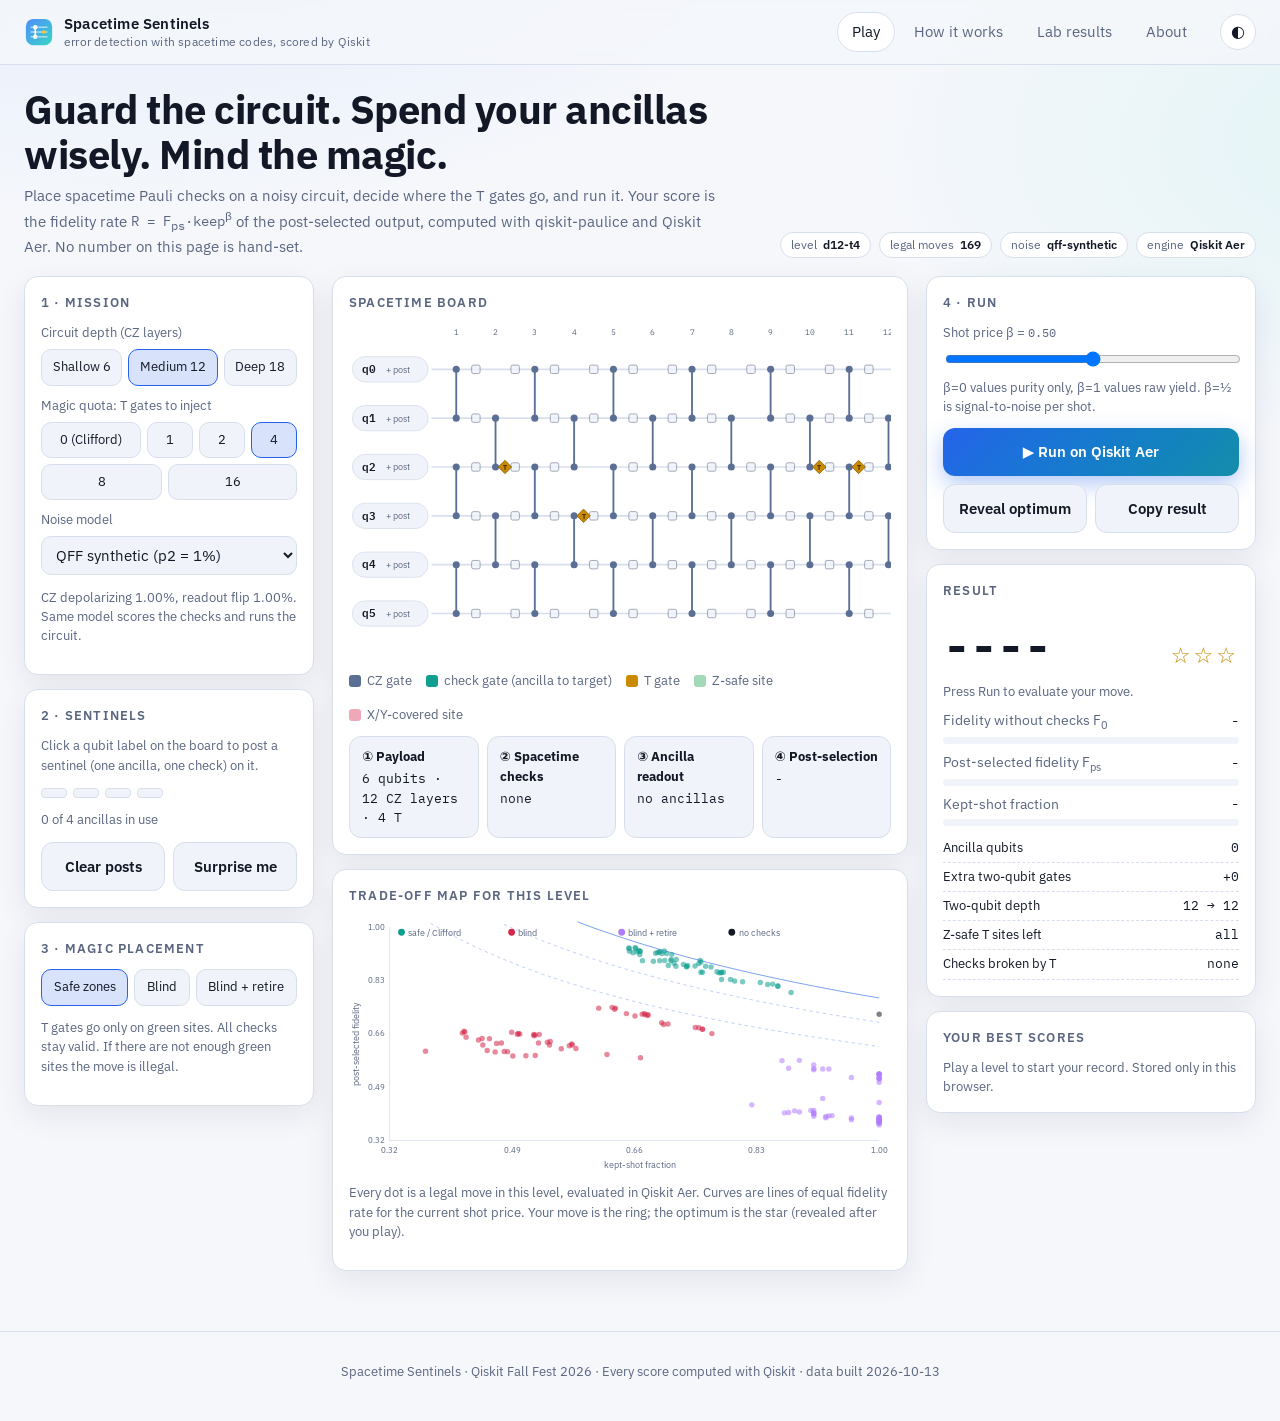
<file: docs/index.html>
<!doctype html>
<html lang="en" data-theme="dark">
<head>
<meta charset="utf-8">
<meta name="viewport" content="width=device-width, initial-scale=1">
<title>Spacetime Sentinels | A game of quantum error detection</title>
<meta name="description" content="Spacetime Sentinels: protect a quantum circuit with spacetime Pauli checks, inject magic T gates, and score on post-selected fidelity and kept shots. Every score is computed with Qiskit, qiskit-paulice and Qiskit Aer.">
<meta property="og:title" content="Spacetime Sentinels">
<meta property="og:description" content="A game of low-overhead error detection with spacetime codes. Every score computed with Qiskit.">
<meta property="og:image" content="assets/og.png">
<link rel="icon" href="assets/favicon.svg" type="image/svg+xml">
<link rel="preconnect" href="https://fonts.googleapis.com">
<link rel="preconnect" href="https://fonts.gstatic.com" crossorigin>
<link href="https://fonts.googleapis.com/css2?family=IBM+Plex+Mono:wght@400;600&family=IBM+Plex+Sans:wght@400;600;700&display=swap" rel="stylesheet">
<link rel="stylesheet" href="assets/style.css">
</head>
<body>
<header class="topbar">
  <div class="brand">
    <svg viewBox="0 0 32 32" aria-hidden="true"><defs><linearGradient id="lg" x1="0" x2="1" y1="0" y2="1"><stop offset="0" stop-color="#4f8cff"/><stop offset="1" stop-color="#38d6c4"/></linearGradient></defs><rect x="2" y="2" width="28" height="28" rx="8" fill="url(#lg)"/><path d="M7 11h18M7 16h18M7 21h18" stroke="#fff" stroke-width="1.6" opacity=".55"/><circle cx="12" cy="11" r="2.4" fill="#fff"/><circle cx="12" cy="21" r="2.4" fill="#fff"/><path d="M12 11v10" stroke="#fff" stroke-width="1.8"/><path d="M21 13.5l2.5 2.5-2.5 2.5-2.5-2.5z" fill="#ffbf3c"/></svg>
    <div>Spacetime Sentinels<small>error detection with spacetime codes, scored by Qiskit</small></div>
  </div>
  <nav class="tabs" role="tablist">
    <button class="tab active" data-view="play">Play</button>
    <button class="tab" data-view="learn">How it works</button>
    <button class="tab" data-view="lab">Lab results</button>
    <button class="tab" data-view="about">About</button>
  </nav>
  <button class="icon-btn" id="theme" title="Toggle light or dark">◐</button>
</header>

<main>
<!-- ============================== PLAY ============================== -->
<section class="view active" id="view-play">
  <div class="hero">
    <div>
      <h1>Guard the circuit. Spend your ancillas wisely. Mind the magic.</h1>
      <p>Place spacetime Pauli checks on a noisy circuit, decide where the T gates go, and run it. Your score is the
      fidelity rate <span class="mono">R = F<sub>ps</sub>&middot;keep<sup>&beta;</sup></span> of the post-selected output, computed
      with qiskit-paulice and Qiskit Aer. No number on this page is hand-set.</p>
    </div>
    <div class="pills" id="statusPills"></div>
  </div>

  <div class="grid-play">
    <!-- left: mission -->
    <div class="stack">
      <div class="card">
        <h3>1 · Mission</h3>
        <label class="field">Circuit depth (CZ layers)</label>
        <div class="seg" id="depthSeg"></div>
        <label class="field">Magic quota: T gates to inject</label>
        <div class="seg" id="tSeg"></div>
        <label class="field">Noise model</label>
        <select id="profileSel"></select>
        <p class="hint" id="profileHint"></p>
      </div>
      <div class="card">
        <h3>2 · Sentinels</h3>
        <p class="hint" style="margin-top:0">Click a qubit label on the board to post a sentinel (one ancilla, one check) on it.</p>
        <div class="budget" id="budget"></div>
        <p class="hint" id="budgetTxt"></p>
        <div class="row2">
          <button class="btn ghost" id="clearBtn">Clear posts</button>
          <button class="btn ghost" id="randBtn">Surprise me</button>
        </div>
      </div>
      <div class="card">
        <h3>3 · Magic placement</h3>
        <div class="seg" id="policySeg">
          <button data-p="safe" class="on" title="T gates only where every check acts as I or Z">Safe zones</button>
          <button data-p="blind" title="T gates on fixed random sites, ignoring the checks">Blind</button>
          <button data-p="blind-retire" title="Blind placement, then stop listening to broken checks">Blind + retire</button>
        </div>
        <p class="hint" id="policyHint"></p>
      </div>
    </div>

    <!-- centre: board -->
    <div class="board-col stack">
      <div class="card">
        <h3>Spacetime board</h3>
        <div class="board-wrap"><svg id="board" role="img" aria-label="Spacetime diagram of the payload circuit"></svg></div>
        <div class="board-legend">
          <span class="lg"><i class="sw" style="background:var(--cz)"></i>CZ gate</span>
          <span class="lg"><i class="sw" style="background:var(--accent-2)"></i>check gate (ancilla to target)</span>
          <span class="lg"><i class="sw" style="background:var(--magic)"></i>T gate</span>
          <span class="lg"><i class="sw" style="background:color-mix(in srgb,var(--good) 40%,transparent)"></i>Z-safe site</span>
          <span class="lg"><i class="sw" style="background:color-mix(in srgb,var(--danger) 40%,transparent)"></i>X/Y-covered site</span>
        </div>
        <div class="pipeline" id="pipeline">
          <div class="stage" data-s="0"><b>① Payload</b><span class="v" id="pl0">-</span></div>
          <div class="stage" data-s="1"><b>② Spacetime checks</b><span class="v" id="pl1">-</span></div>
          <div class="stage" data-s="2"><b>③ Ancilla readout</b><span class="v" id="pl2">-</span></div>
          <div class="stage" data-s="3"><b>④ Post-selection</b><span class="v" id="pl3">-</span></div>
        </div>
      </div>
      <div class="card">
        <h3>Trade-off map for this level</h3>
        <svg id="pareto" viewBox="0 0 640 300" role="img" aria-label="Post-selected fidelity versus kept fraction for every legal move"></svg>
        <p class="hint">Every dot is a legal move in this level, evaluated in Qiskit Aer. Curves are lines of equal fidelity rate for the current shot price.
        Your move is the ring; the optimum is the star (revealed after you play).</p>
      </div>
    </div>

    <!-- right: run + results -->
    <div class="stack">
      <div class="card">
        <h3>4 · Run</h3>
        <label class="field">Shot price &beta; = <span class="mono" id="betaVal">0.50</span></label>
        <input type="range" id="beta" min="0" max="1" step="0.05" value="0.5">
        <p class="hint" style="margin:4px 0 12px">&beta;=0 values purity only, &beta;=1 values raw yield. &beta;=&frac12; is signal-to-noise per shot.</p>
        <button class="btn" id="runBtn">▶ Run on Qiskit Aer</button>
        <div class="row2">
          <button class="btn ghost" id="bestBtn">Reveal optimum</button>
          <button class="btn ghost" id="shareBtn">Copy result</button>
        </div>
      </div>
      <div class="card" id="resultCard">
        <h3>Result</h3>
        <div class="score"><div class="big" id="scoreBig">----</div><div class="stars" id="stars">☆☆☆</div></div>
        <div class="hint" id="scoreSub">Press Run to evaluate your move.</div>
        <div class="metric"><span class="k">Fidelity without checks F<sub>0</sub></span><span class="v" id="mF0">-</span><div class="bar b"><i id="bF0"></i></div></div>
        <div class="metric"><span class="k">Post-selected fidelity F<sub>ps</sub></span><span class="v" id="mF">-</span><div class="bar f"><i id="bF"></i></div></div>
        <div class="metric"><span class="k">Kept-shot fraction</span><span class="v" id="mK">-</span><div class="bar k"><i id="bK"></i></div></div>
        <table class="cost">
          <tr><td>Ancilla qubits</td><td id="cA">-</td></tr>
          <tr><td>Extra two-qubit gates</td><td id="c2">-</td></tr>
          <tr><td>Two-qubit depth</td><td id="cD">-</td></tr>
          <tr><td>Z-safe T sites left</td><td id="cS">-</td></tr>
          <tr><td>Checks broken by T</td><td id="cB">-</td></tr>
        </table>
        <p class="verdict" id="verdict" style="display:none"></p>
      </div>
      <div class="card">
        <h3>Your best scores</h3>
        <div id="bestScores" class="hint">Play a level to start your record. Stored only in this browser.</div>
      </div>
    </div>
  </div>
</section>

<!-- ============================== LEARN ============================== -->
<section class="view" id="view-learn">
  <div class="prose">
    <h2>How the game maps onto the physics</h2>
    <p>Spacetime Sentinels is built around one technique: low-overhead error detection with spacetime codes
    (Martiel and Javadi-Abhari, 2025), implemented by the <code>qiskit-paulice</code> add-on. The board is the spacetime diagram of a
    six-qubit brickwork Clifford circuit. Rows are qubits, columns are layers of CZ gates.</p>

    <div class="cards3">
      <div class="card"><span class="tag here">this game</span><h4>Error detection</h4><p class="hint">Ancilla checks flag the errors they can see and those shots are thrown away. Errors the checks cannot see pass through. Nothing is repaired. You pay in discarded shots.</p></div>
      <div class="card"><span class="tag">not this game</span><h4>Error mitigation</h4><p class="hint">The noisy hardware is left alone. The <em>estimate</em> of an observable is corrected afterwards (ZNE, PEC, twirling, readout correction) at the cost of extra circuits and shots.</p></div>
      <div class="card"><span class="tag">not this game</span><h4>Error correction</h4><p class="hint">One logical qubit lives in many physical qubits. Stabilizers are measured again and again and a decoder infers and undoes errors while the computation runs.</p></div>
    </div>

    <h3>Rule to physics</h3>
    <table class="map">
      <tr><th>Game rule</th><th>Physics it stands for</th><th>Where it is computed</th></tr>
      <tr><td>Post a sentinel on a qubit row (max 4)</td><td>One ancilla qubit coupled to one target data qubit. The check is a sequence of controlled-Pauli (X, Y or Z) gates from the ancilla onto that target at several times.</td><td><code>qiskit_paulice.add_pauli_checks</code> (cost <code>gamma</code>, method <code>windowed</code>)</td></tr>
      <tr><td>Teal dots on a row</td><td>The time steps at which that check touches its target. A spacetime check is spread in time instead of measuring one heavy operator at one instant.</td><td>Read from the checked circuit</td></tr>
      <tr><td>Ancilla budget</td><td>Qubit overhead. Every extra check adds entangling gates and therefore its own noise.</td><td>Cost columns in every record</td></tr>
      <tr><td>Green and red sites</td><td>Green: every check acts as I or Z there, so a Z error is invisible and a T gate commutes with all checks. Red: some check acts as X or Y there.</td><td><code>CheckedCircuit.uncovered_paulis</code></td></tr>
      <tr><td>Magic quota (T gates)</td><td>Non-Clifford resource. <code>add_pauli_checks</code> only takes Clifford circuits, so T gates are injected after the checks are found.</td><td>T inserted into the checked circuit</td></tr>
      <tr><td>Safe-zone placement</td><td>T only on green sites. Every check stays valid (verified: it never fires on the ideal circuit).</td><td>Noiseless statevector of the checked circuit</td></tr>
      <tr><td>Blind placement</td><td>T on fixed random sites. A T on a red site turns a check into a random coin: it fires on perfect shots.</td><td>Same</td></tr>
      <tr><td>Retire broken checks</td><td>Stop post-selecting on a broken check. Its gates stay, so it still disturbs the state.</td><td>Same</td></tr>
      <tr><td>Run</td><td>Payload, checks, ancilla readout, post-selection, under the announced noise model.</td><td>Qiskit Aer density-matrix simulation, exact</td></tr>
      <tr><td>Score</td><td>Fidelity rate R = F<sub>ps</sub>&middot;keep<sup>&beta;</sup> with the ideal state as reference. Post-selected fidelity is never shown without its kept fraction.</td><td><code>sentinels.scoring</code></td></tr>
    </table>

    <h3>How a score is computed</h3>
    <ol>
      <li><b>Payload.</b> A brickwork Clifford circuit on 6 qubits with 6, 12 or 18 CZ layers (same family as the IBM tutorial), optionally doped with 1 to 16 T gates.</li>
      <li><b>Reference.</b> Stabilizer simulation for the Clifford payload, statevector simulation for T-doped payloads.</li>
      <li><b>Checks.</b> qiskit-paulice finds one check per chosen target qubit.</li>
      <li><b>Noise.</b> Two-qubit depolarizing noise after every CZ (payload and checks) and a readout bit flip on every qubit, the same model used to pick the checks. T gates are noiseless, as virtual RZ gates are on IBM hardware.</li>
      <li><b>Readout and post-selection.</b> Each syndrome bit is the parity of the ancilla and some output bits. Shots with any non-zero syndrome are discarded.</li>
      <li><b>Numbers.</b> F<sub>ps</sub> is the fidelity between the ideal state and the post-selected state; keep is the probability that a shot survives. Both are exact (density matrix), and were cross-checked against 50,000-shot runs of the Aer <code>SamplerV2</code> primitive.</li>
    </ol>

    <h3>What the game is trying to teach</h3>
    <ul>
      <li><b>Checks are not free.</b> On shallow circuits the noise added by the checks costs about as much as they catch: most moves score below posting no sentinel at all, and the best one beats it by only a couple of percent.</li>
      <li><b>T gates are free on the hardware but not for the code.</b> They add no noise, yet each one placed on an X/Y-covered wire breaks a check. A broken check is worse than no check: it throws away good shots, and even when ignored it still disturbs the state.</li>
      <li><b>Protection and magic compete for the same spacetime.</b> Every check you add removes Z-safe sites. With too many checks there is nowhere left to put the T gates.</li>
    </ul>

    <h3>A very short history</h3>
    <div class="timeline">
      <div><b>1994</b> Shor's factoring algorithm. Qubits are fragile.</div>
      <div><b>1995</b> Shor's 9-qubit code corrects one X and one Z error.</div>
      <div><b>1996</b> CSS codes and then stabilizer codes generalise the idea.</div>
      <div><b>1997 onward</b> Kitaev's topological codes lead to the surface code: nearest-neighbour checks on a 2D grid.</div>
      <div><b>2024</b> qLDPC codes such as the [[144,12,12]] bivariate bicycle code cut the qubit overhead with longer-range checks.</div>
      <div><b>2025 to 2026</b> Spacetime codes bring stabilizer-style detection to Clifford circuits on today's hardware.</div>
    </div>

    <h3>Honest limitations</h3>
    <ul>
      <li>Six data qubits and at most four checks, so that every move can be simulated exactly. Trends were checked over five random payloads, but larger circuits may behave differently.</li>
      <li>The noise is uniform and Pauli, and idling noise is ignored, as in the current qiskit-paulice check picker.</li>
      <li>The web page plays back results that were computed in advance with Qiskit for every legal move. The same moves can be computed live with <code>sentinels play</code>.</li>
      <li>Fidelity here is a state fidelity of the post-selected data register. The XOR of output bits into each syndrome is done coherently in simulation; it is classical post-processing in an experiment and gives identical measurement statistics.</li>
    </ul>
  </div>
</section>

<!-- ============================== LAB ============================== -->
<section class="view" id="view-lab">
  <div class="prose">
    <h2>Lab results</h2>
    <p>All plots are produced by the scripts in <code>experiments/</code> of the repository, averaged over five random payloads unless stated. Full numbers are in <code>results/data</code>.</p>
    <div class="kpis" id="kpis"></div>
  </div>
  <div class="figs" id="figs"></div>
</section>

<!-- ============================== ABOUT ============================== -->
<section class="view" id="view-about">
  <div class="prose">
    <h2>About</h2>
    <p>Spacetime Sentinels was built for the Advanced track of the Qiskit Fall Fest 2026 hackathon at IIT Jodhpur, on the prompt
    <em>Gamifying Error Detection, Mitigation and Correction</em> (error-detection track) written by Wenyu Sun and provided by IBM Quantum.</p>
    <p><b>Team.</b> Sumit Tapas Chongder and Aditya Kumar (equal contribution), Department of Computer Science &amp; Engineering and Department of Physics, Indian Institute of Technology Jodhpur.</p>
    <p><b>Links.</b> <a id="repoLink" href="#">Source code</a> · <a id="reportLink" href="#">Report (PDF)</a> · <a id="videoLink" href="#">Video walkthrough</a></p>
    <p><b>Built on.</b> Qiskit, Qiskit Aer, qiskit-paulice and qiskit-ibm-runtime (fake backends only). Method: S. Martiel and A. Javadi-Abhari, <em>Low-overhead error detection with spacetime codes</em>, arXiv:2504.15725, and S. Martiel et al., <em>Sampling hard circuits with verifiably high fidelity</em>, arXiv:2607.25941. Game idea inspired by D. Litinski, <em>A Game of Surface Codes</em>, Quantum 3, 128 (2019).</p>
    <p><b>AI use.</b> AI assistants were used while writing code and text, as disclosed in the report. All physics choices and results were checked by the authors.</p>
    <p class="hint">Licence: Apache 2.0.</p>
  </div>
</section>
</main>

<footer>Spacetime Sentinels · Qiskit Fall Fest 2026 · Every score computed with Qiskit · <span id="buildInfo"></span></footer>
<div class="toast" id="toast"></div>
<script src="assets/app.js"></script>
</body>
</html>
</file>
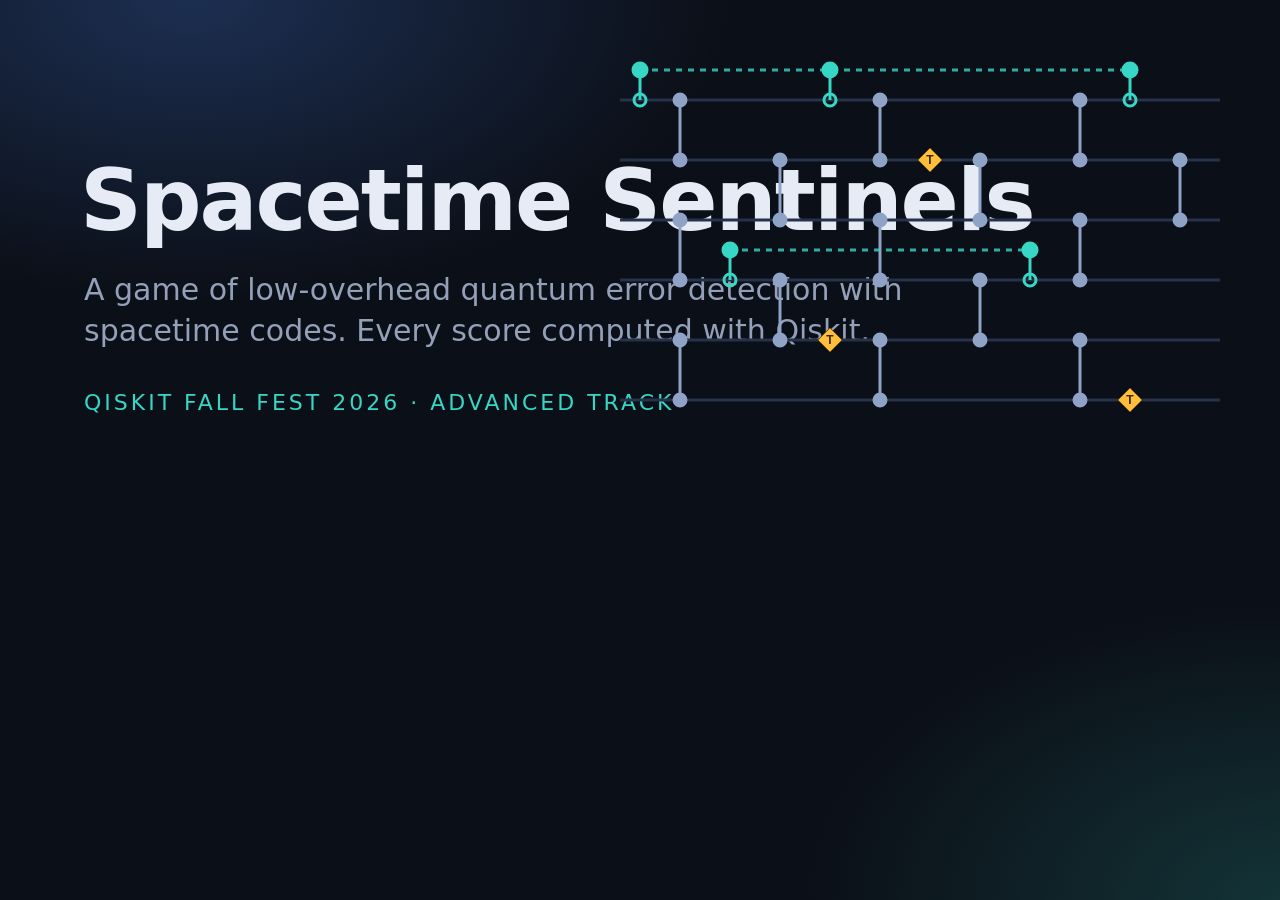
<file: scripts/banner.html>
<!doctype html><html><head><meta charset="utf-8"><style>
body{margin:0;width:1600px;height:520px;background:#0b0f17;font-family:"IBM Plex Sans",system-ui,sans-serif;overflow:hidden}
.bg{position:absolute;inset:0;background:radial-gradient(900px 500px at 15% 0%,rgba(79,140,255,.25),transparent 60%),radial-gradient(800px 500px at 100% 100%,rgba(56,214,196,.18),transparent 60%)}
h1{position:absolute;left:80px;top:150px;margin:0;color:#e6ebf5;font-size:86px;letter-spacing:-2px;font-weight:700}
p{position:absolute;left:84px;top:270px;margin:0;color:#93a0b8;font-size:30px;max-width:820px;line-height:1.35}
.tag{position:absolute;left:84px;top:390px;color:#38d6c4;font-size:22px;letter-spacing:3px;text-transform:uppercase}
svg{position:absolute;right:40px;top:40px}
</style></head><body><div class="bg"></div>
<h1>Spacetime Sentinels</h1>
<p>A game of low-overhead quantum error detection with spacetime codes. Every score computed with Qiskit.</p>
<div class="tag">Qiskit Fall Fest 2026 · Advanced track</div>
<svg width="640" height="440" viewBox="0 0 640 440">
<g stroke="#26324a" stroke-width="3">
<line x1="20" x2="620" y1="60" y2="60"/><line x1="20" x2="620" y1="120" y2="120"/><line x1="20" x2="620" y1="180" y2="180"/>
<line x1="20" x2="620" y1="240" y2="240"/><line x1="20" x2="620" y1="300" y2="300"/><line x1="20" x2="620" y1="360" y2="360"/></g>
<g stroke="#8fa3c7" stroke-width="3" fill="#8fa3c7">
<line x1="80" x2="80" y1="60" y2="120"/><circle cx="80" cy="60" r="6"/><circle cx="80" cy="120" r="6"/>
<line x1="80" x2="80" y1="180" y2="240"/><circle cx="80" cy="180" r="6"/><circle cx="80" cy="240" r="6"/>
<line x1="80" x2="80" y1="300" y2="360"/><circle cx="80" cy="300" r="6"/><circle cx="80" cy="360" r="6"/>
<line x1="180" x2="180" y1="120" y2="180"/><circle cx="180" cy="120" r="6"/><circle cx="180" cy="180" r="6"/>
<line x1="180" x2="180" y1="240" y2="300"/><circle cx="180" cy="240" r="6"/><circle cx="180" cy="300" r="6"/>
<line x1="280" x2="280" y1="60" y2="120"/><circle cx="280" cy="60" r="6"/><circle cx="280" cy="120" r="6"/>
<line x1="280" x2="280" y1="180" y2="240"/><circle cx="280" cy="180" r="6"/><circle cx="280" cy="240" r="6"/>
<line x1="280" x2="280" y1="300" y2="360"/><circle cx="280" cy="300" r="6"/><circle cx="280" cy="360" r="6"/>
<line x1="380" x2="380" y1="120" y2="180"/><circle cx="380" cy="120" r="6"/><circle cx="380" cy="180" r="6"/>
<line x1="380" x2="380" y1="240" y2="300"/><circle cx="380" cy="240" r="6"/><circle cx="380" cy="300" r="6"/>
<line x1="480" x2="480" y1="60" y2="120"/><circle cx="480" cy="60" r="6"/><circle cx="480" cy="120" r="6"/>
<line x1="480" x2="480" y1="180" y2="240"/><circle cx="480" cy="180" r="6"/><circle cx="480" cy="240" r="6"/>
<line x1="480" x2="480" y1="300" y2="360"/><circle cx="480" cy="300" r="6"/><circle cx="480" cy="360" r="6"/>
<line x1="580" x2="580" y1="120" y2="180"/><circle cx="580" cy="120" r="6"/><circle cx="580" cy="180" r="6"/></g>
<g stroke="#38d6c4" stroke-width="3" fill="#38d6c4">
<path d="M40 30 H530" stroke-dasharray="6 6" fill="none" opacity=".8"/>
<line x1="40" x2="40" y1="30" y2="60"/><circle cx="40" cy="30" r="7"/><circle cx="40" cy="60" r="6" fill="none"/>
<line x1="230" x2="230" y1="30" y2="60"/><circle cx="230" cy="30" r="7"/><circle cx="230" cy="60" r="6" fill="none"/>
<line x1="530" x2="530" y1="30" y2="60"/><circle cx="530" cy="30" r="7"/><circle cx="530" cy="60" r="6" fill="none"/>
<path d="M130 210 H430" stroke-dasharray="6 6" fill="none" opacity=".8"/>
<line x1="130" x2="130" y1="210" y2="240"/><circle cx="130" cy="210" r="7"/><circle cx="130" cy="240" r="6" fill="none"/>
<line x1="430" x2="430" y1="210" y2="240"/><circle cx="430" cy="210" r="7"/><circle cx="430" cy="240" r="6" fill="none"/></g>
<g fill="#ffbf3c" stroke="#7a5200"><path d="M330 108 l12 12 -12 12 -12 -12z"/><path d="M230 288 l12 12 -12 12 -12 -12z"/><path d="M530 348 l12 12 -12 12 -12 -12z"/></g>
<g fill="#3b2700" font-size="12" font-weight="700" text-anchor="middle" font-family="sans-serif"><text x="330" y="124">T</text><text x="230" y="304">T</text><text x="530" y="364">T</text></g>
</svg></body></html>
</file>
<file: docs/assets/style.css>
/* Spacetime Sentinels: web game styles. No build step, no framework. */
:root {
  --bg: #0b0f17;
  --bg-2: #111827;
  --panel: #141b2b;
  --panel-2: #1a2336;
  --line: #26324a;
  --text: #e6ebf5;
  --muted: #93a0b8;
  --accent: #4f8cff;
  --accent-2: #38d6c4;
  --magic: #ffbf3c;
  --danger: #ff5c7a;
  --good: #3ddc84;
  --cz: #8fa3c7;
  --shadow: 0 10px 30px rgba(0, 0, 0, 0.35);
  --radius: 14px;
  --mono: "IBM Plex Mono", ui-monospace, SFMono-Regular, Menlo, monospace;
  --sans: "IBM Plex Sans", system-ui, -apple-system, Segoe UI, Roboto, sans-serif;
}
:root[data-theme="light"] {
  --bg: #f5f7fb;
  --bg-2: #ffffff;
  --panel: #ffffff;
  --panel-2: #f0f3f9;
  --line: #d8dfec;
  --text: #121826;
  --muted: #5a6680;
  --accent: #2563eb;
  --accent-2: #0f9f8f;
  --magic: #c98a00;
  --danger: #d6264b;
  --good: #16a34a;
  --cz: #5b6f95;
  --shadow: 0 10px 30px rgba(20, 30, 60, 0.08);
}
* { box-sizing: border-box; }
html, body { margin: 0; padding: 0; }
body {
  background: radial-gradient(1200px 600px at 10% -10%, rgba(79,140,255,.12), transparent 60%),
              radial-gradient(900px 500px at 110% 10%, rgba(56,214,196,.10), transparent 60%),
              var(--bg);
  color: var(--text);
  font-family: var(--sans);
  font-size: 15px;
  line-height: 1.55;
  min-height: 100vh;
}
a { color: var(--accent); text-decoration: none; }
a:hover { text-decoration: underline; }
code, .mono { font-family: var(--mono); font-size: .92em; }

/* ---------- header ---------- */
.topbar {
  position: sticky; top: 0; z-index: 20;
  display: flex; align-items: center; gap: 18px;
  padding: 12px 24px;
  background: color-mix(in srgb, var(--bg) 82%, transparent);
  backdrop-filter: blur(10px);
  border-bottom: 1px solid var(--line);
}
.brand { display: flex; align-items: center; gap: 10px; font-weight: 600; letter-spacing: .2px; }
.brand svg { width: 30px; height: 30px; }
.brand small { display: block; font-weight: 400; color: var(--muted); font-size: 12px; margin-top: -2px; }
.tabs { display: flex; gap: 4px; margin-left: auto; flex-wrap: wrap; }
.tab {
  border: 1px solid transparent; background: transparent; color: var(--muted);
  padding: 7px 14px; border-radius: 999px; cursor: pointer; font: inherit;
}
.tab:hover { color: var(--text); background: var(--panel-2); }
.tab.active { color: var(--text); background: var(--panel); border-color: var(--line); }
.icon-btn {
  border: 1px solid var(--line); background: var(--panel); color: var(--text);
  border-radius: 999px; width: 36px; height: 36px; cursor: pointer; font-size: 16px;
}

/* ---------- layout ---------- */
main { max-width: 1380px; margin: 0 auto; padding: 22px 24px 60px; }
.view { display: none; }
.view.active { display: block; animation: fade .25s ease; }
@keyframes fade { from { opacity: 0; transform: translateY(4px); } to { opacity: 1; transform: none; } }

.hero { display: grid; grid-template-columns: 1.4fr 1fr; gap: 24px; align-items: end; margin-bottom: 18px; }
.hero h1 { font-size: clamp(26px, 3.2vw, 40px); line-height: 1.12; margin: 0 0 8px; letter-spacing: -.5px; }
.hero p { color: var(--muted); margin: 0; max-width: 760px; }
.pill {
  display: inline-flex; align-items: center; gap: 6px;
  font-size: 12px; color: var(--muted); border: 1px solid var(--line);
  border-radius: 999px; padding: 3px 10px; background: var(--panel);
}
.pill b { color: var(--text); font-weight: 600; }
.pills { display: flex; flex-wrap: wrap; gap: 8px; justify-content: flex-end; }

.grid-play { display: grid; grid-template-columns: 290px minmax(0, 1fr) 330px; gap: 18px; }
.card {
  background: var(--panel); border: 1px solid var(--line); border-radius: var(--radius);
  box-shadow: var(--shadow); padding: 16px 16px;
}
.card h3 { margin: 0 0 10px; font-size: 13px; text-transform: uppercase; letter-spacing: 1.2px; color: var(--muted); font-weight: 600; }
.card + .card { margin-top: 14px; }
.stack > * + * { margin-top: 14px; }

label.field { display: block; font-size: 13px; color: var(--muted); margin: 10px 0 6px; }
.seg { display: flex; flex-wrap: wrap; gap: 6px; }
.seg button {
  flex: 1 1 auto; min-width: 42px; padding: 7px 10px; border-radius: 10px;
  border: 1px solid var(--line); background: var(--panel-2); color: var(--text);
  cursor: pointer; font: inherit; font-size: 13px;
}
.seg button.on { border-color: var(--accent); background: color-mix(in srgb, var(--accent) 18%, var(--panel)); }
.seg button:disabled { opacity: .45; cursor: not-allowed; }
select, input[type="range"] { width: 100%; }
select {
  background: var(--panel-2); color: var(--text); border: 1px solid var(--line);
  border-radius: 10px; padding: 8px 10px; font: inherit;
}
.budget { display: flex; gap: 6px; margin-top: 4px; }
.budget span { width: 26px; height: 10px; border-radius: 4px; background: var(--panel-2); border: 1px solid var(--line); }
.budget span.used { background: var(--accent-2); border-color: var(--accent-2); }
.hint { font-size: 12.5px; color: var(--muted); }
.warn { color: var(--danger); font-size: 13px; }

.btn {
  display: inline-flex; align-items: center; justify-content: center; gap: 8px;
  width: 100%; padding: 12px 14px; border: 0; border-radius: 12px; cursor: pointer;
  font: inherit; font-weight: 600; color: #fff;
  background: linear-gradient(135deg, var(--accent), color-mix(in srgb, var(--accent-2) 70%, var(--accent)));
  box-shadow: 0 8px 22px color-mix(in srgb, var(--accent) 35%, transparent);
}
.btn:hover { filter: brightness(1.07); }
.btn:disabled { opacity: .5; cursor: not-allowed; }
.btn.ghost { background: var(--panel-2); color: var(--text); box-shadow: none; border: 1px solid var(--line); }
.row2 { display: grid; grid-template-columns: 1fr 1fr; gap: 8px; margin-top: 8px; }

/* ---------- board ---------- */
.board-wrap { position: relative; overflow-x: auto; }
#board { width: 100%; min-width: 640px; height: auto; display: block; }
.board-legend { display: flex; flex-wrap: wrap; gap: 14px; font-size: 12.5px; color: var(--muted); margin-top: 8px; }
.lg { display: inline-flex; align-items: center; gap: 6px; }
.sw { width: 12px; height: 12px; border-radius: 3px; display: inline-block; }

.pipeline { display: grid; grid-template-columns: repeat(4, 1fr); gap: 8px; margin-top: 12px; }
.stage {
  border: 1px solid var(--line); border-radius: 12px; padding: 10px 12px; background: var(--panel-2);
  font-size: 12.5px; color: var(--muted); position: relative;
}
.stage b { display: block; color: var(--text); font-size: 13px; margin-bottom: 2px; }
.stage .v { font-family: var(--mono); color: var(--text); }
.stage.lit { border-color: var(--accent-2); box-shadow: inset 0 0 0 1px var(--accent-2); }

/* ---------- results ---------- */
.score { display: flex; align-items: baseline; justify-content: space-between; }
.score .big { font-size: 46px; font-weight: 700; letter-spacing: -1px; font-family: var(--mono); }
.stars { font-size: 22px; letter-spacing: 3px; color: var(--magic); }
.metric { display: grid; grid-template-columns: 1fr auto; gap: 4px 10px; align-items: center; margin: 8px 0; font-size: 13.5px; }
.metric .k { color: var(--muted); }
.metric .v { font-family: var(--mono); }
.bar { grid-column: 1 / -1; height: 7px; background: var(--panel-2); border-radius: 99px; overflow: hidden; }
.bar > i { display: block; height: 100%; width: 0; border-radius: 99px; transition: width .7s cubic-bezier(.2,.8,.2,1); }
.bar.f > i { background: linear-gradient(90deg, var(--accent), var(--accent-2)); }
.bar.k > i { background: linear-gradient(90deg, var(--magic), #ff8a3c); }
.bar.b > i { background: var(--muted); }
table.cost { width: 100%; border-collapse: collapse; font-size: 13px; }
table.cost td { padding: 4px 0; border-bottom: 1px dashed var(--line); }
table.cost td:last-child { text-align: right; font-family: var(--mono); }
.verdict { font-size: 13.5px; padding: 10px 12px; border-radius: 10px; background: var(--panel-2); border-left: 3px solid var(--accent-2); }
.verdict.bad { border-left-color: var(--danger); }
#pareto { width: 100%; height: auto; display: block; }

/* ---------- content pages ---------- */
.prose { max-width: 980px; }
.prose h2 { font-size: 26px; margin: 8px 0 8px; letter-spacing: -.3px; }
.prose h3 { font-size: 18px; margin: 26px 0 6px; }
.prose p, .prose li { color: color-mix(in srgb, var(--text) 88%, var(--muted)); }
.cards3 { display: grid; grid-template-columns: repeat(3, 1fr); gap: 14px; margin: 14px 0; }
.cards3 .card h4 { margin: 0 0 6px; font-size: 16px; }
.tag { font-size: 11px; text-transform: uppercase; letter-spacing: 1px; padding: 2px 8px; border-radius: 99px; border: 1px solid var(--line); color: var(--muted); }
.tag.here { color: #fff; background: var(--accent); border-color: var(--accent); }
table.map { width: 100%; border-collapse: collapse; font-size: 14px; margin: 10px 0 18px; }
table.map th, table.map td { text-align: left; padding: 10px 12px; border-bottom: 1px solid var(--line); vertical-align: top; }
table.map th { color: var(--muted); font-weight: 600; font-size: 12px; text-transform: uppercase; letter-spacing: 1px; }
.figs { display: grid; grid-template-columns: repeat(2, 1fr); gap: 16px; }
.figs figure { margin: 0; background: #fff; border-radius: 12px; padding: 10px; border: 1px solid var(--line); }
.figs img { width: 100%; height: auto; display: block; }
.figs figcaption { color: #333; font-size: 12.5px; margin-top: 6px; }
.timeline { border-left: 2px solid var(--line); margin: 10px 0 0 6px; padding-left: 16px; }
.timeline div { margin: 0 0 10px; position: relative; }
.timeline div::before { content: ""; position: absolute; left: -22px; top: 7px; width: 10px; height: 10px; border-radius: 50%; background: var(--accent); }
.kpis { display: grid; grid-template-columns: repeat(4, 1fr); gap: 12px; margin: 16px 0; }
.kpi { background: var(--panel); border: 1px solid var(--line); border-radius: 12px; padding: 14px; }
.kpi b { font-size: 26px; font-family: var(--mono); display: block; }
.kpi span { color: var(--muted); font-size: 12.5px; }
footer { color: var(--muted); font-size: 12.5px; text-align: center; padding: 30px 10px 40px; border-top: 1px solid var(--line); }

.toast {
  position: fixed; bottom: 20px; left: 50%; transform: translateX(-50%) translateY(30px);
  background: var(--panel); border: 1px solid var(--line); box-shadow: var(--shadow);
  padding: 10px 16px; border-radius: 12px; opacity: 0; transition: all .3s; z-index: 50; font-size: 14px;
}
.toast.show { opacity: 1; transform: translateX(-50%) translateY(0); }

@media (max-width: 1180px) {
  .grid-play { grid-template-columns: 1fr 1fr; }
  .grid-play > .board-col { grid-column: 1 / -1; order: -1; }
}
@media (max-width: 760px) {
  main { padding: 16px 16px 40px; }
  .grid-play, .hero, .cards3, .figs, .kpis { grid-template-columns: 1fr; }
  .pills { justify-content: flex-start; }
  .pipeline { grid-template-columns: 1fr 1fr; }
  .topbar { flex-wrap: wrap; padding: 10px 16px; }
}
.grid-play > * { min-width: 0; }
body { overflow-x: hidden; }
</file>
